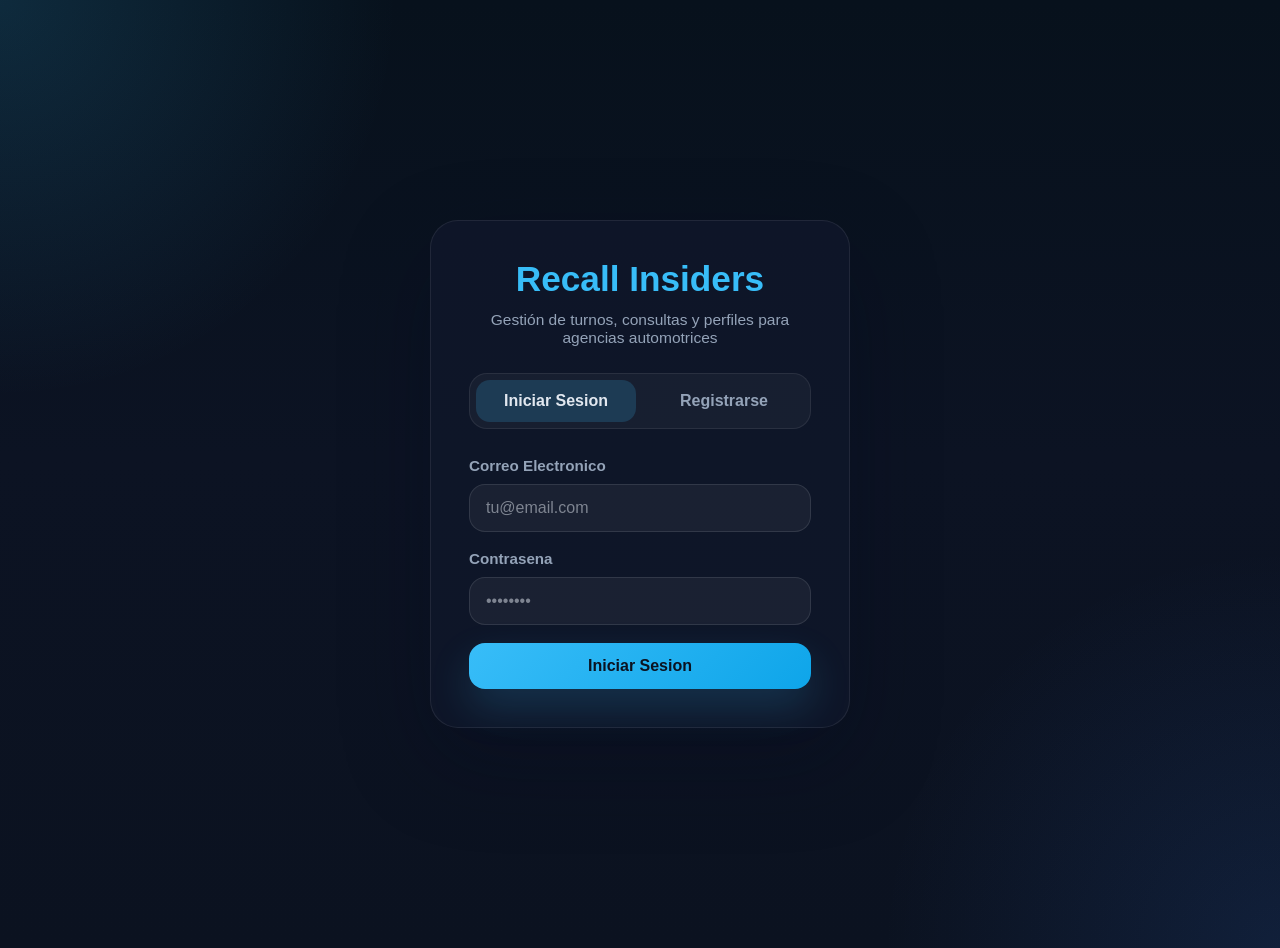
<file: index.html>
<!DOCTYPE html>
<html lang="es">
<head>
    <meta charset="UTF-8">
    <meta name="viewport" content="width=device-width, initial-scale=1.0">
    <title>Recall Insiders - Plataforma de Agencias de Autos</title>
    <link rel="stylesheet" href="css/style.css">
</head>
<body>
    <div class="container-main">
        <!-- Auth Section -->
        <div id="auth-section" class="auth-section active">
            <div class="auth-card">
                <h1>Recall Insiders</h1>
                <p class="subtitle">Gestión de turnos, consultas y perfiles para agencias automotrices</p>

                <div class="auth-tabs">
                    <button class="tab-btn active" data-tab="login">Iniciar Sesion</button>
                    <button class="tab-btn" data-tab="register">Registrarse</button>
                </div>

                <!-- Login Form -->
                <form id="login-form" class="auth-form active">
                    <div class="form-group">
                        <label for="login-email">Correo Electronico</label>
                        <input type="email" id="login-email" placeholder="tu@email.com" required>
                    </div>
                    <div class="form-group">
                        <label for="login-password">Contrasena</label>
                        <input type="password" id="login-password" placeholder="••••••••" required>
                    </div>
                    <button type="submit" class="btn-primary">Iniciar Sesion</button>
                </form>

                <!-- Register Form -->
                <form id="register-form" class="auth-form">
                    <div class="form-group">
                        <label for="register-name">Nombre Completo</label>
                        <input type="text" id="register-name" placeholder="Nombre completo" required>
                    </div>
                    <div class="form-group">
                        <label for="register-email">Correo Electronico</label>
                        <input type="email" id="register-email" placeholder="tu@email.com" required>
                    </div>
                    <div class="form-group">
                        <label for="register-password">Contrasena</label>
                        <input type="password" id="register-password" placeholder="••••••••" required>
                    </div>
                    <div class="form-group">
                        <label for="user-type">Eres?</label>
                        <select id="user-type" required>
                            <option value="">-- Selecciona --</option>
                            <option value="buyer">Ejecutivos</option>
                            <option value="agency">Agencia</option>
                        </select>
                    </div>
                    <button type="submit" class="btn-primary">Registrarse</button>
                </form>
            </div>
        </div>

        <!-- Dashboard Section -->
        <div id="dashboard-section" class="dashboard-section">
            <nav class="navbar">
                <div class="nav-brand">Recall Insiders</div>
                <div class="nav-menu">
                    <button class="nav-btn" data-page="profile">Mi Perfil</button>
                    <button class="nav-btn" data-page="consultations">Consultas</button>
                    <button class="nav-btn logout-btn" id="logout-btn">Cerrar Sesion</button>
                </div>
            </nav>

            <div class="dashboard-content">
                <!-- Buyer Profile -->
                <div id="buyer-profile-page" class="page-content active">
                    <div class="page-header">
                        <h2>Mi Perfil de Ejecutivos</h2>
                        <button class="btn-secondary" id="edit-buyer-btn">Editar Informacion</button>
                    </div>
                    <div id="buyer-info-display" class="info-display"></div>
                </div>

                <!-- Buyer Form -->
                <div id="buyer-form-page" class="page-content">
                    <form id="buyer-data-form" class="data-form">
                        <h2>Informacion del Ejecutivos</h2>
                        
                        <fieldset>
                            <legend>Informacion Personal</legend>
                            <div class="form-group">
                                <label for="buyer-phone">Telefono</label>
                                <input type="tel" id="buyer-phone" placeholder="+54 9 11 1234 5678" required>
                            </div>
                            <div class="form-group">
                                <label for="buyer-city">Ciudad</label>
                                <input type="text" id="buyer-city" placeholder="Ciudad" required>
                            </div>
                            <div class="form-group">
                                <label for="buyer-address">Dirección</label>
                                <input type="text" id="buyer-address" placeholder="Dirección completa" required>
                            </div>
                        </fieldset>

                        <div class="form-actions">
                            <button type="submit" class="btn-primary">Guardar Informacion</button>
                            <button type="button" class="btn-secondary" id="cancel-buyer-btn">Cancelar</button>
                        </div>
                    </form>
                </div>

                <!-- Agency Profile -->
                <div id="agency-profile-page" class="page-content">
                    <div class="page-header">
                        <h2>Mi Perfil de Agencia</h2>
                        <button class="btn-secondary" id="edit-agency-btn">Editar Informacion</button>
                    </div>
                    <div id="agency-info-display" class="info-display"></div>
                </div>

                <!-- Agency Form -->
                <div id="agency-form-page" class="page-content">
                    <form id="agency-data-form" class="data-form">
                        <h2>Informacion de la Agencia</h2>
                        
                        <fieldset>
                            <legend>Informacion de la Empresa</legend>
                            <div class="form-group">
                                <label for="agency-name">Nombre de la Agencia</label>
                                <input type="text" id="agency-name" placeholder="Agencia de Autos" required>
                            </div>
                            <div class="form-group">
                                <label for="agency-phone">Telefono</label>
                                <input type="tel" id="agency-phone" placeholder="555-0000" required>
                            </div>
                            <div class="form-group">
                                <label for="agency-address">Direccion</label>
                                <input type="text" id="agency-address" placeholder="Calle Principal 123" required>
                            </div>
                            <div class="form-group">
                                <label for="agency-city">Ciudad</label>
                                <input type="text" id="agency-city" placeholder="Ciudad" required>
                            </div>
                        </fieldset>

                        <div class="form-actions">
                            <button type="submit" class="btn-primary">Guardar Informacion</button>
                            <button type="button" class="btn-secondary" id="cancel-agency-btn">Cancelar</button>
                        </div>
                    </form>
                </div>

                <!-- Consultations Page -->
                <div id="consultations-page" class="page-content">
                    <div class="page-header">
                        <h2>Consultas</h2>
                        <button class="btn-secondary" id="new-consultation-btn">Nueva Consulta</button>
                    </div>
                    <div id="consultations-container" class="consultations-container"></div>
                </div>

                <!-- Consultation Form -->
                <div id="consultation-form-page" class="page-content">
                    <form id="consultation-form" class="data-form">
                        <h2>Hacer Consulta</h2>
                        
                        <fieldset>
                            <legend>Datos del Vehiculo</legend>
                            <div class="form-group">
                                <label for="consultation-vehicle-type">Tipo de Vehiculo</label>
                                <input type="text" id="consultation-vehicle-type" placeholder="Ej: Sedan" required>
                            </div>
                            <div class="form-group">
                                <label for="consultation-brand">Marca</label>
                                <input type="text" id="consultation-brand" placeholder="Ej: Toyota" required>
                            </div>
                            <div class="form-group">
                                <label for="consultation-year">Año del Vehiculo</label>
                                <select id="consultation-year" required>
                                    <option value="">-- Selecciona --</option>
                                </select>
                            </div>
                            <div class="form-group">
                                <label for="consultation-date">Fecha Deseada</label>
                                <input type="date" id="consultation-date" required>
                            </div>
                        </fieldset>

                        <div class="form-actions">
                            <button type="submit" class="btn-primary">Crear Consulta</button>
                            <button type="button" class="btn-secondary" id="cancel-consultation-btn">Cancelar</button>
                        </div>
                    </form>
                </div>
            </div>
        </div>

        <!-- Public Consultations Section -->
        <div id="public-consultations-section" class="public-consultations-section">
            <div class="public-card">
                <h2>Todas las Consultas</h2>
                <div id="public-consultations-container" class="public-consultations-container"></div>
            </div>
        </div>
    </div>

    <script src="js/main.js"></script>
</body>
</html>
</file>
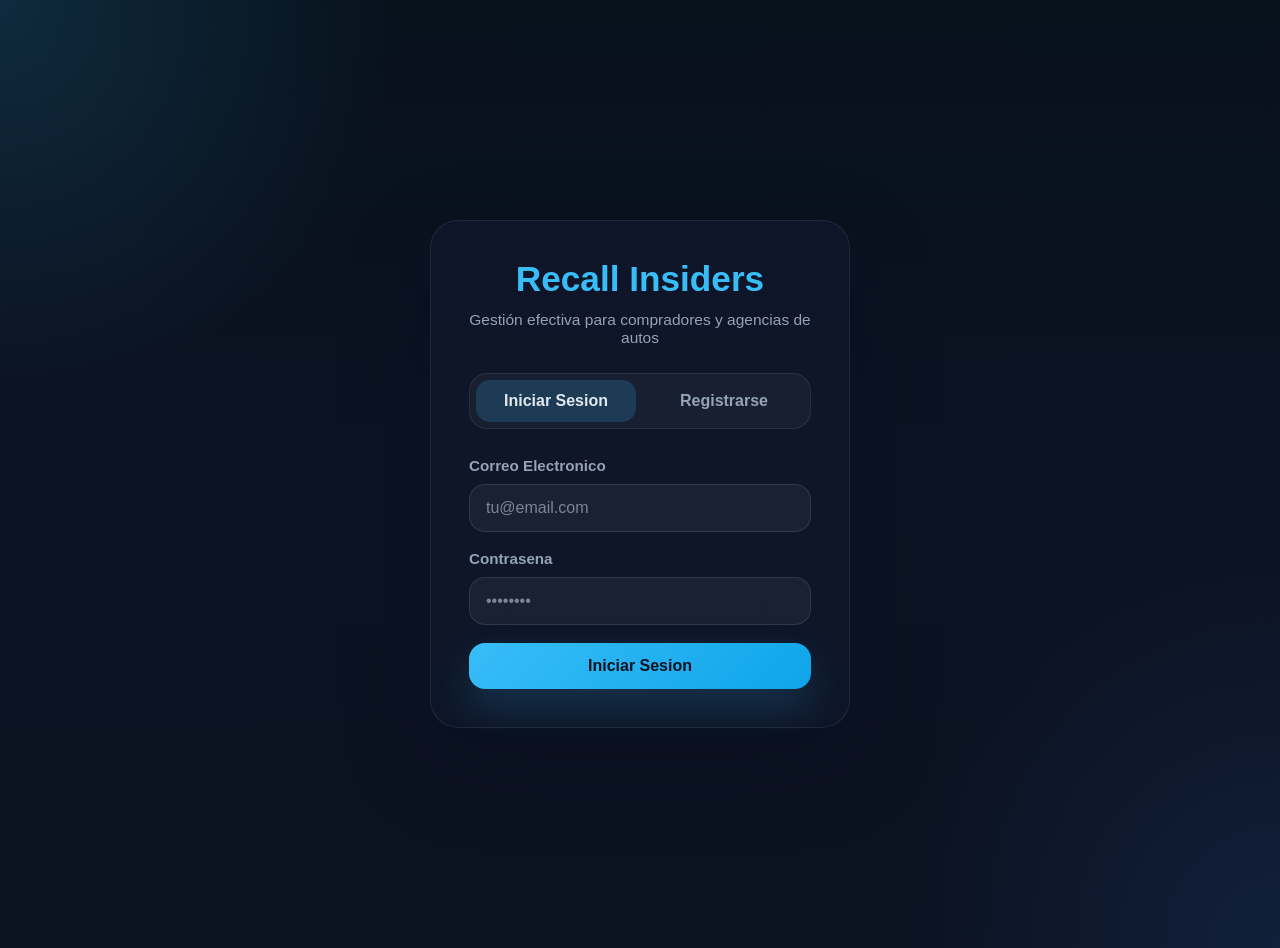
<file: pages/plataforma.html>
<!DOCTYPE html>
<html lang="es">
<head>
    <meta charset="UTF-8">
    <meta name="viewport" content="width=device-width, initial-scale=1.0">
    <title>Recall Insiders - Plataforma de Agencias</title>
    <link rel="stylesheet" href="../css/style.css">
</head>
<body>
    <div class="container-main">
        <!-- Auth Section -->
        <div id="auth-section" class="auth-section active">
            <div class="auth-card">
                <h1>Recall Insiders</h1>
                <p class="subtitle">Gestión efectiva para compradores y agencias de autos</p>

                <div class="auth-tabs">
                    <button class="tab-btn active" data-tab="login">Iniciar Sesion</button>
                    <button class="tab-btn" data-tab="register">Registrarse</button>
                </div>

                <!-- Login Form -->
                <form id="login-form" class="auth-form active">
                    <div class="form-group">
                        <label for="login-email">Correo Electronico</label>
                        <input type="email" id="login-email" placeholder="tu@email.com" required>
                    </div>
                    <div class="form-group">
                        <label for="login-password">Contrasena</label>
                        <input type="password" id="login-password" placeholder="••••••••" required>
                    </div>
                    <button type="submit" class="btn-primary">Iniciar Sesion</button>
                </form>

                <!-- Register Form -->
                <form id="register-form" class="auth-form">
                    <div class="form-group">
                        <label for="register-name">Nombre Completo</label>
                        <input type="text" id="register-name" placeholder="Nombre completo" required>
                    </div>
                    <div class="form-group">
                        <label for="register-email">Correo Electronico</label>
                        <input type="email" id="register-email" placeholder="tu@email.com" required>
                    </div>
                    <div class="form-group">
                        <label for="register-password">Contrasena</label>
                        <input type="password" id="register-password" placeholder="••••••••" required>
                    </div>
                    <div class="form-group">
                        <label for="user-type">Eres?</label>
                        <select id="user-type" required>
                            <option value="">-- Selecciona --</option>
                            <option value="buyer">Comprador (Particular)</option>
                            <option value="agency">Empresa (Agencia de Autos)</option>
                        </select>
                    </div>
                    <button type="submit" class="btn-primary">Registrarse</button>
                </form>
            </div>
        </div>

        <!-- Dashboard Section -->
        <div id="dashboard-section" class="dashboard-section">
            <nav class="navbar">
                <div class="nav-brand">Recall Insiders</div>
                <div class="nav-menu">
                    <button class="nav-btn" data-page="profile">Mi Perfil</button>
                    <button class="nav-btn" data-page="listings">Vehículos</button>
                    <button class="nav-btn logout-btn" id="logout-btn">Cerrar Sesion</button>
                </div>
            </nav>

            <div class="dashboard-content">
                <!-- Buyer Profile -->
                <div id="buyer-profile-page" class="page-content active">
                    <div class="page-header">
                        <h2>Mi Perfil de Comprador</h2>
                        <button class="btn-secondary" id="edit-buyer-btn">Editar Informacion</button>
                    </div>
                    <div id="buyer-info-display" class="info-display"></div>
                </div>

                <!-- Buyer Form -->
                <div id="buyer-form-page" class="page-content">
                    <form id="buyer-data-form" class="data-form">
                        <h2>Informacion del Comprador</h2>
                        
                        <fieldset>
                            <legend>Informacion Personal</legend>
                            <div class="form-group">
                                <label for="buyer-phone">Telefono</label>
                                <input type="tel" id="buyer-phone" placeholder="555-0000" required>
                            </div>
                            <div class="form-group">
                                <label for="buyer-city">Ciudad</label>
                                <input type="text" id="buyer-city" placeholder="Ciudad" required>
                            </div>
                            <div class="form-group">
                                <label for="buyer-budget">Presupuesto (USD)</label>
                                <input type="number" id="buyer-budget" placeholder="50000" required>
                            </div>
                        </fieldset>

                        <fieldset>
                            <legend>Informacion del Vehiculo Deseado</legend>
                            <div class="form-group">
                                <label for="buyer-vehicle-type">Tipo de Vehiculo</label>
                                <select id="buyer-vehicle-type" required>
                                    <option value="">-- Selecciona --</option>
                                    <option value="sedan">Sedan</option>
                                    <option value="suv">SUV</option>
                                    <option value="truck">Camion</option>
                                    <option value="hatchback">Hatchback</option>
                                </select>
                            </div>
                            <div class="form-group">
                                <label for="buyer-brand">Marca Preferida</label>
                                <input type="text" id="buyer-brand" placeholder="Ej: Toyota, Ford, BMW" required>
                            </div>
                            <div class="form-group">
                                <label for="buyer-year">Ano del Vehiculo</label>
                                <select id="buyer-year" required>
                                    <option value="">-- Selecciona --</option>
                                </select>
                            </div>
                        </fieldset>

                        <div class="form-actions">
                            <button type="submit" class="btn-primary">Guardar Informacion</button>
                            <button type="button" class="btn-secondary" id="cancel-buyer-btn">Cancelar</button>
                        </div>
                    </form>
                </div>

                <!-- Agency Profile -->
                <div id="agency-profile-page" class="page-content">
                    <div class="page-header">
                        <h2>Mi Perfil de Agencia</h2>
                        <button class="btn-secondary" id="edit-agency-btn">Editar Informacion</button>
                    </div>
                    <div id="agency-info-display" class="info-display"></div>
                </div>

                <!-- Agency Form -->
                <div id="agency-form-page" class="page-content">
                    <form id="agency-data-form" class="data-form">
                        <h2>Informacion de la Agencia</h2>
                        
                        <fieldset>
                            <legend>Informacion de la Empresa</legend>
                            <div class="form-group">
                                <label for="agency-name">Nombre de la Agencia</label>
                                <input type="text" id="agency-name" placeholder="Agencia de Autos" required>
                            </div>
                            <div class="form-group">
                                <label for="agency-phone">Telefono</label>
                                <input type="tel" id="agency-phone" placeholder="555-0000" required>
                            </div>
                            <div class="form-group">
                                <label for="agency-address">Direccion</label>
                                <input type="text" id="agency-address" placeholder="Calle Principal 123" required>
                            </div>
                            <div class="form-group">
                                <label for="agency-city">Ciudad</label>
                                <input type="text" id="agency-city" placeholder="Ciudad" required>
                            </div>
                        </fieldset>

                        <div class="form-actions">
                            <button type="submit" class="btn-primary">Guardar Informacion</button>
                            <button type="button" class="btn-secondary" id="cancel-agency-btn">Cancelar</button>
                        </div>
                    </form>
                </div>

                <!-- Listings Page -->
                <div id="listings-page" class="page-content">
                    <h2>Vehiculos Disponibles</h2>
                    <div id="listings-container" class="listings-container"></div>
                </div>
            </div>
        </div>
    </div>

    <script src="../js/main.js"></script>
</body>
</html>
</file>
<file: css/style.css>
:root {
    --bg: #0b1220;
    --surface: #111827;
    --surface-soft: #17203c;
    --surface-muted: rgba(255,255,255,0.06);
    --accent: #38bdf8;
    --accent-strong: #0ea5e9;
    --text: #e2e8f0;
    --text-muted: #94a3b8;
    --border: rgba(56, 189, 248, 0.18);
    --shadow: 0 32px 90px rgba(5, 10, 30, 0.3);
}

* {
    margin: 0;
    padding: 0;
    box-sizing: border-box;
}

html, body {
    min-height: 100%;
}

body {
    font-family: 'Segoe UI', Tahoma, Geneva, Verdana, sans-serif;
    background: radial-gradient(circle at top left, rgba(56, 189, 248, 0.15), transparent 25%),
        radial-gradient(circle at bottom right, rgba(59, 130, 246, 0.12), transparent 25%),
        linear-gradient(180deg, #07111c 0%, #0c1323 48%, #0b1220 100%);
    color: var(--text);
    min-height: 100vh;
    display: flex;
    justify-content: center;
    align-items: flex-start;
    padding: 24px;
}

.container-main,
.page,
.auth-card,
.dashboard-section,
.public-card,
.calendar-card,
.appointments-card,
.form-card,
.listing-card,
.consultation-card,
.appointment-card,
.data-form {
    color: var(--text);
}

.container-main {
    width: 100%;
    max-width: 1240px;
}

button,
input,
select {
    font: inherit;
}

button {
    cursor: pointer;
}

/* Auth Section */
.auth-section {
    display: none;
    justify-content: center;
    align-items: center;
    min-height: 100vh;
    opacity: 0;
    visibility: hidden;
    transition: all 0.3s ease;
}

.auth-section.active {
    display: flex;
    opacity: 1;
    visibility: visible;
}

.auth-card {
    width: 100%;
    max-width: 420px;
    padding: 38px;
    border-radius: 28px;
    background: rgba(15, 23, 42, 0.95);
    border: 1px solid rgba(255, 255, 255, 0.08);
    box-shadow: var(--shadow);
    animation: slideUp 0.45s ease;
}

.auth-card h1 {
    text-align: center;
    color: var(--accent);
    margin-bottom: 12px;
    font-size: 2.2rem;
}

.subtitle {
    text-align: center;
    color: var(--text-muted);
    margin-bottom: 26px;
    font-size: 0.97rem;
}

.auth-tabs {
    display: grid;
    grid-template-columns: repeat(2, minmax(0, 1fr));
    gap: 8px;
    margin-bottom: 28px;
    background: rgba(255,255,255,0.04);
    border: 1px solid rgba(255,255,255,0.08);
    border-radius: 18px;
    padding: 6px;
}

.tab-btn {
    padding: 12px 18px;
    border: none;
    border-radius: 14px;
    background: transparent;
    color: var(--text-muted);
    font-weight: 700;
    transition: all 0.25s ease;
}

.tab-btn.active {
    background: rgba(56, 189, 248, 0.18);
    color: var(--text);
}

.auth-form {
    display: none;
}

.auth-form.active {
    display: block;
    animation: slideUp 0.35s ease;
}

.form-group {
    margin-bottom: 18px;
}

.form-group label {
    display: block;
    margin-bottom: 10px;
    color: var(--text-muted);
    font-weight: 600;
    font-size: 0.95rem;
}

.form-group input,
.form-group select {
    width: 100%;
    padding: 14px 16px;
    border: 1px solid rgba(255,255,255,0.1);
    border-radius: 16px;
    background: rgba(255,255,255,0.05);
    color: var(--text);
    transition: border-color 0.25s ease, box-shadow 0.25s ease;
}

.form-group input::placeholder {
    color: rgba(226, 232, 240, 0.5);
}

.form-group input:focus,
.form-group select:focus {
    outline: none;
    border-color: rgba(56, 189, 248, 0.55);
    box-shadow: 0 0 0 4px rgba(56, 189, 248, 0.12);
}

.btn-primary {
    width: 100%;
    padding: 14px 18px;
    border-radius: 16px;
    background: linear-gradient(135deg, var(--accent), var(--accent-strong));
    color: #0b1220;
    font-weight: 700;
    border: none;
    box-shadow: 0 18px 40px rgba(56, 189, 248, 0.18);
    transition: transform 0.22s ease, opacity 0.22s ease;
}

.btn-primary:hover {
    transform: translateY(-2px);
    opacity: 0.95;
}

.btn-secondary,
.btn-danger {
    border-radius: 14px;
    font-weight: 700;
    transition: all 0.2s ease;
}

.btn-secondary {
    padding: 12px 18px;
    background: rgba(255,255,255,0.06);
    color: var(--text);
    border: 1px solid rgba(255,255,255,0.1);
}

.btn-secondary:hover {
    background: rgba(255,255,255,0.1);
}

.btn-danger {
    padding: 12px 18px;
    background: #dc3545;
    color: white;
    border: none;
}

.btn-danger:hover {
    background: #b91c1c;
}

/* Dashboard */
.dashboard-section {
    display: none;
    background: rgba(10, 15, 30, 0.95);
    border-radius: 28px;
    border: 1px solid rgba(255,255,255,0.06);
    box-shadow: var(--shadow);
    overflow: hidden;
}

.dashboard-section.active {
    display: flex;
    flex-direction: column;
}

.navbar {
    background: linear-gradient(135deg, #0f172a 0%, #0b1220 100%);
    color: white;
    padding: 26px 40px;
    display: flex;
    justify-content: space-between;
    align-items: center;
    gap: 16px;
}

.nav-brand {
    font-size: 1.4rem;
    font-weight: 800;
}

.nav-menu {
    display: flex;
    flex-wrap: wrap;
    gap: 12px;
}

.nav-btn {
    padding: 12px 18px;
    background: rgba(255,255,255,0.08);
    color: rgba(255,255,255,0.95);
    border: 1px solid rgba(255,255,255,0.12);
    border-radius: 14px;
    transition: background 0.2s ease;
}

.nav-btn:hover {
    background: rgba(56, 189, 248, 0.18);
}

.logout-btn:hover {
    background: rgba(248, 113, 113, 0.18);
}

.dashboard-content {
    padding: 36px 40px;
    display: grid;
    gap: 28px;
}

.page-content {
    display: none;
}

.page-content.active {
    display: block;
}

.page-header {
    display: flex;
    justify-content: space-between;
    align-items: center;
    gap: 16px;
    margin-bottom: 28px;
}

.page-header h2 {
    color: var(--text);
}

.data-form {
    background: rgba(255,255,255,0.04);
    border: 1px solid rgba(255,255,255,0.08);
    border-radius: 24px;
    padding: 32px;
}

.data-form h2,
.public-card h2 {
    margin-bottom: 24px;
    color: var(--accent);
}

fieldset {
    margin-bottom: 24px;
    padding: 22px;
    border: 1px solid rgba(255,255,255,0.08);
    border-radius: 20px;
    background: rgba(255,255,255,0.03);
}

legend {
    padding: 0 10px;
    font-weight: 700;
    color: var(--accent);
    font-size: 1rem;
}

.form-actions {
    display: flex;
    gap: 14px;
    margin-top: 28px;
    flex-wrap: wrap;
}

.form-actions button {
    flex: 1;
}

.info-display {
    background: rgba(255,255,255,0.04);
    border: 1px solid rgba(255,255,255,0.08);
    border-radius: 24px;
    padding: 30px;
    min-height: 280px;
}

.info-item {
    margin-bottom: 18px;
    padding: 18px;
    background: rgba(255,255,255,0.03);
    border-left: 4px solid var(--accent);
    border-radius: 16px;
}

.info-item strong {
    color: var(--accent);
    display: block;
    margin-bottom: 6px;
}

.info-item span {
    color: var(--text-muted);
}

/* City suggestions */
.city-suggestions {
    position: absolute;
    top: 100%;
    left: 0;
    right: 0;
    background: rgba(15, 23, 42, 0.98);
    border: 1px solid rgba(255,255,255,0.08);
    border-radius: 0 0 14px 14px;
    max-height: 220px;
    overflow-y: auto;
    z-index: 1000;
}

.city-suggestions div {
    padding: 12px 14px;
    cursor: pointer;
    border-bottom: 1px solid rgba(255,255,255,0.04);
    color: var(--text);
}

.city-suggestions div:hover {
    background: rgba(56, 189, 248, 0.1);
}

/* Public Consultations */
.public-consultations-section {
    margin-top: 36px;
    display: none;
    justify-content: center;
}

.public-consultations-section.active {
    display: flex;
}

.public-card {
    width: 100%;
    max-width: 1200px;
    background: rgba(15, 23, 42, 0.96);
    border: 1px solid rgba(255,255,255,0.08);
    border-radius: 28px;
    padding: 36px;
    box-shadow: var(--shadow);
}

.consultations-container,
.listings-container,
.appointments-list {
    display: grid;
    gap: 18px;
}

.consultation-card,
.listing-card,
.appointment-card {
    border-radius: 22px;
    padding: 22px;
    background: rgba(255,255,255,0.04);
    border: 1px solid rgba(255,255,255,0.08);
}

.consultation-card h3,
.listing-card h3,
.appointment-card h4 {
    margin-bottom: 14px;
    color: var(--accent);
}

.consultation-card p,
.appointment-card p,
.listing-card p {
    color: var(--text-muted);
    margin-bottom: 10px;
}

.consultation-status {
    font-weight: 700;
    color: var(--accent);
}

.consultation-actions,
.status-actions {
    display: flex;
    gap: 12px;
    flex-wrap: wrap;
    margin-top: 16px;
}

.listing-card:hover {
    transform: translateY(-3px);
    border-color: rgba(56, 189, 248, 0.3);
}

.listing-card {
    transition: transform 0.25s ease, border-color 0.25s ease;
}

.page {
    width: 100%;
    max-width: 1320px;
}

.site-header {
    border-radius: 28px;
    background: rgba(15, 23, 42, 0.92);
    border: 1px solid rgba(255,255,255,0.1);
    padding: 32px;
    margin-bottom: 30px;
}

.hero-header {
    box-shadow: 0 42px 120px rgba(8, 20, 45, 0.25);
}

.top-nav {
    display: flex;
    justify-content: space-between;
    align-items: center;
    flex-wrap: wrap;
    gap: 18px;
}

.top-nav .logo {
    color: white;
    font-size: 1.4rem;
    font-weight: 800;
    text-decoration: none;
}

.nav-actions {
    display: flex;
    gap: 16px;
    flex-wrap: wrap;
}

.nav-link {
    color: rgba(255, 255, 255, 0.88);
    text-decoration: none;
    font-weight: 600;
}

.nav-link:hover,
.nav-link.active {
    color: white;
}

.hero-copy {
    margin-top: 30px;
    max-width: 700px;
}

.hero-copy h1 {
    font-size: clamp(2.2rem, 4vw, 3.8rem);
    line-height: 1.05;
    color: white;
    margin-bottom: 18px;
}

.hero-copy p {
    color: rgba(255,255,255,0.84);
    line-height: 1.8;
    font-size: 1rem;
}

.calendar-layout {
    display: grid;
    grid-template-columns: 1.4fr 1fr;
    gap: 28px;
    align-items: start;
}

.calendar-card,
.appointments-card,
.form-card {
    border-radius: 28px;
}

.calendar-header {
    display: flex;
    flex-direction: column;
    gap: 16px;
    margin-bottom: 20px;
}

#calendar-month {
    color: #bfdbfe;
    font-size: 1.25rem;
    font-weight: 700;
}

.calendar-days {
    display: grid;
    grid-template-columns: repeat(7, minmax(0, 1fr));
    gap: 10px;
    color: #93c5fd;
    font-weight: 700;
    font-size: 0.78rem;
    text-transform: uppercase;
}

.calendar-grid {
    display: grid;
    grid-template-columns: repeat(7, minmax(0, 1fr));
    gap: 10px;
}

.calendar-day {
    min-height: 96px;
    border-radius: 20px;
    background: rgba(255, 255, 255, 0.04);
    border: 1px solid rgba(148, 163, 184, 0.18);
    padding: 16px;
    display: flex;
    flex-direction: column;
    justify-content: space-between;
    transition: transform 0.2s ease, border-color 0.2s ease, background 0.2s ease;
    cursor: pointer;
}

.calendar-day:hover {
    transform: translateY(-2px);
    border-color: rgba(56, 189, 248, 0.7);
}

.calendar-day.--today {
    border-color: rgba(56, 189, 248, 0.9);
    box-shadow: 0 0 0 2px rgba(56, 189, 248, 0.14);
}

.calendar-day.--selected {
    background: linear-gradient(135deg, rgba(56,189,248,.22), rgba(14,165,233,.18));
    color: white;
    border-color: transparent;
}

.day-number {
    font-size: 1.05rem;
    font-weight: 700;
}

.day-badge {
    display: inline-flex;
    align-items: center;
    justify-content: center;
    padding: 8px 12px;
    border-radius: 999px;
    background: rgba(56, 189, 248, 0.14);
    color: #bbf7d0;
    font-weight: 700;
    font-size: 0.82rem;
}

.calendar-day.--selected .day-badge {
    background: rgba(255,255,255,0.18);
    color: white;
}

.appointments-list {
    display: grid;
    gap: 16px;
    min-height: 180px;
}

.appointment-card {
    background: rgba(255,255,255,0.05);
    border: 1px solid rgba(56, 189, 248, 0.16);
}

.appointment-card h4 {
    color: #93c5fd;
}

.appointment-card p {
    color: #cbd5e1;
}

.primary-btn {
    padding: 14px 22px;
    border-radius: 999px;
    background: linear-gradient(135deg, var(--accent), var(--accent-strong));
    color: #0b1220;
    font-weight: 700;
    border: none;
}

.primary-btn:hover {
    box-shadow: 0 16px 36px rgba(56, 189, 248, 0.24);
}

.form-panel {
    display: flex;
    justify-content: center;
    padding-bottom: 40px;
}

.form-card {
    width: 100%;
    max-width: 580px;
}

.section-intro h2 {
    color: white;
}

.section-intro p {
    color: rgba(255,255,255,0.75);
}

.site-footer {
    text-align: center;
    padding: 24px 0;
    color: rgba(255,255,255,0.7);
    font-size: 0.95rem;
}

@media (max-width: 1024px) {
    .calendar-layout {
        grid-template-columns: 1fr;
    }
    .agenda-section,
    .hero-section,
    .dashboard-content {
        gap: 20px;
    }
}

@media (max-width: 768px) {
    body {
        align-items: stretch;
        padding: 16px;
    }

    .auth-card,
    .dashboard-content,
    .public-card,
    .form-card {
        padding: 24px;
    }

    .navbar {
        padding: 20px;
        flex-direction: column;
        align-items: stretch;
    }

    .nav-menu {
        justify-content: center;
    }

    .page-header {
        flex-direction: column;
        align-items: flex-start;
    }

    fieldset {
        padding: 18px;
    }

    .form-actions {
        flex-direction: column;
    }
}

@media (max-width: 540px) {
    .calendar-grid,
    .calendar-days {
        grid-template-columns: repeat(4, minmax(0, 1fr));
    }

    .nav-menu {
        width: 100%;
    }
}
</file>
